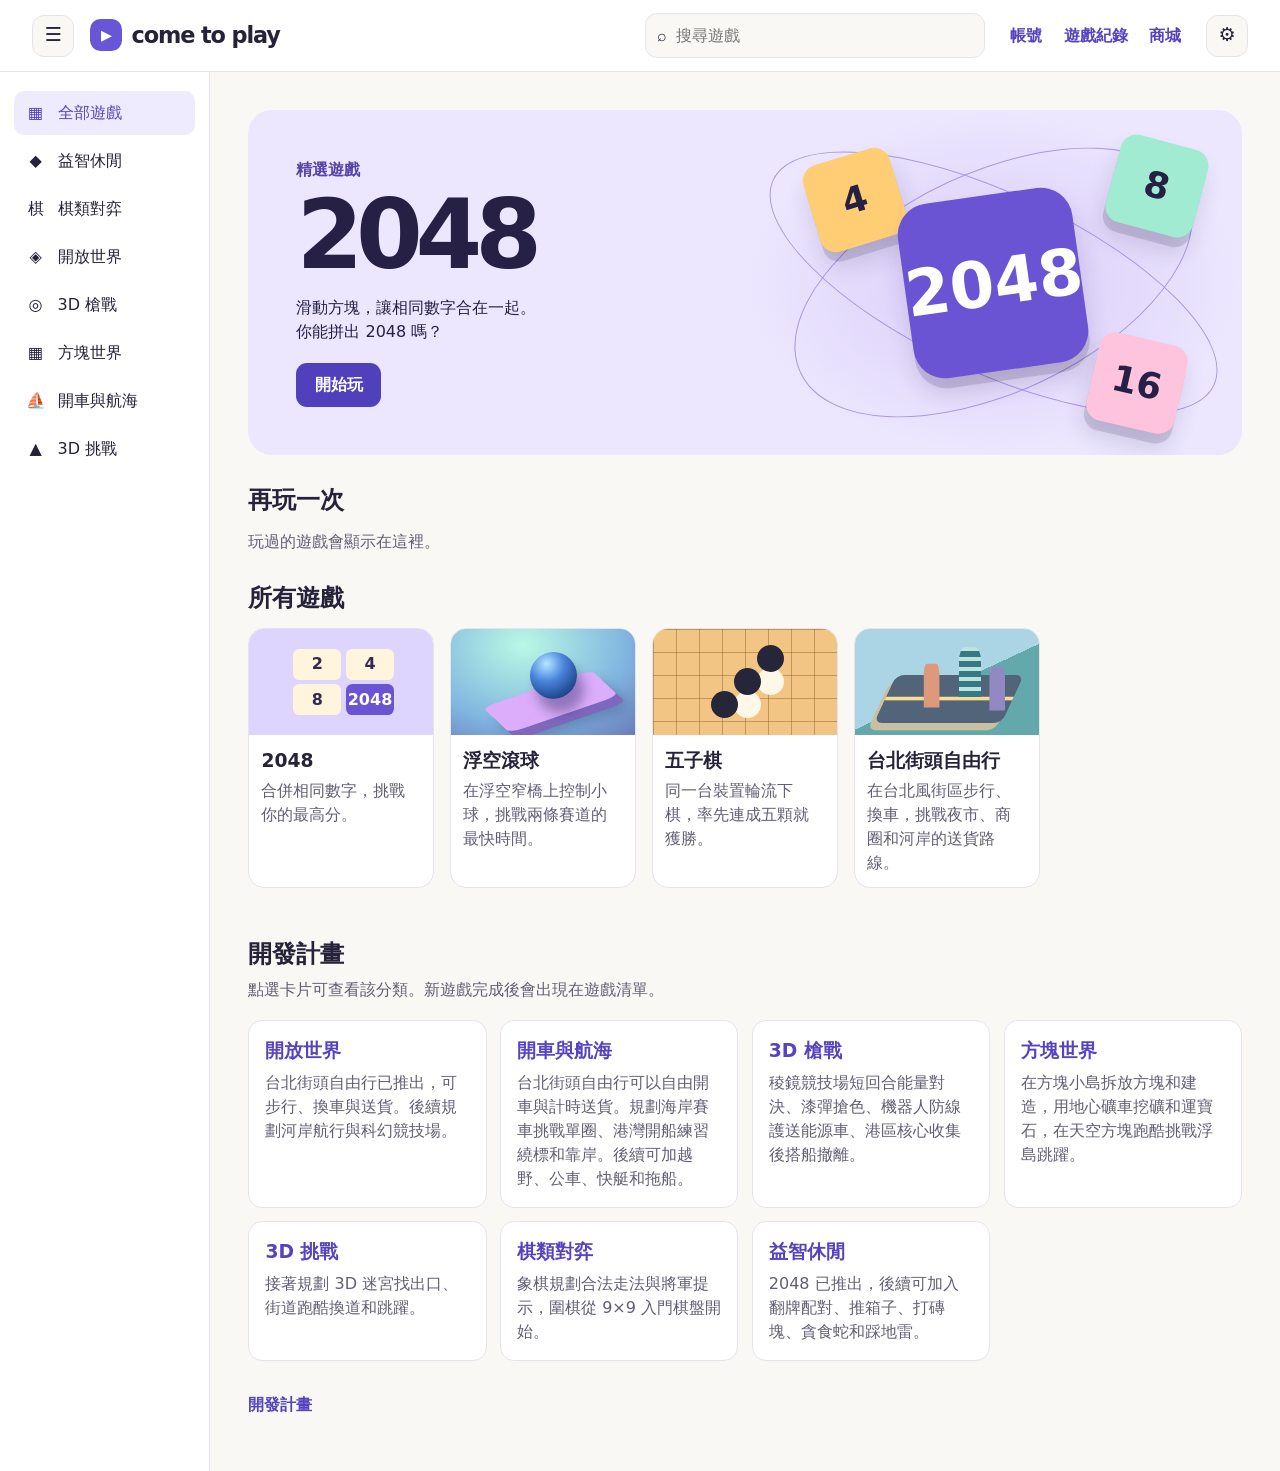
<file: portal/index.html>
<!doctype html>
<html lang="zh-Hant">
<head>
  <meta charset="utf-8">
  <meta name="viewport" content="width=device-width, initial-scale=1">
  <meta name="description" content="come to play 網頁遊戲大廳。直接開玩 2048，探索益智、3D 和棋類遊戲。">
  <title>come to play | 遊戲大廳</title>
  <link rel="stylesheet" href="styles.css">
  <script src="player.js" defer></script>
  <script src="games.js" defer></script>
  <script src="portal.js" defer></script>
</head>
<body>
  <header class="bar">
    <button id="menu" class="icon" type="button" aria-controls="sidebar" aria-label="遊戲分類" aria-expanded="false">☰</button>
    <a class="brand" href="./" aria-label="come to play 首頁"><span aria-hidden="true">▶</span> come to play</a>
    <search><label><span aria-hidden="true">⌕</span><input id="query" type="search" placeholder="搜尋遊戲" aria-label="搜尋遊戲"></label></search>
    <div class="utilities">
      <button type="button" data-panel="account">帳號</button>
      <button type="button" data-panel="records">遊戲紀錄</button>
      <button type="button" data-panel="shop">商城</button>
    </div>
    <button id="settings" class="icon" type="button" aria-label="設定">⚙</button>
  </header>
  <div class="layout">
    <aside id="sidebar" aria-label="遊戲分類"></aside>
    <main id="main">
      <section class="hero" aria-labelledby="featured-title">
        <div class="hero-copy">
          <p class="eyebrow">精選遊戲</p>
          <h1 id="featured-title">2048</h1>
          <p class="intro">滑動方塊，讓相同數字合在一起。<br>你能拼出 2048 嗎？</p>
          <a class="play" data-game="2048" href="https://kuo-2048.family-kuo.chatgpt.site/">開始玩</a>
        </div>
        <div class="art" aria-hidden="true">
          <div class="orbit orbit-one"></div><div class="orbit orbit-two"></div>
          <div class="tile tile-four">4</div><div class="tile tile-eight">8</div>
          <div class="tile tile-main">2048</div><div class="tile tile-sixteen">16</div>
        </div>
      </section>
      <section id="recent" aria-label="再玩一次"></section>
      <div id="catalog"></div>
      <section class="roadmap" id="roadmap" aria-labelledby="roadmap-title">
        <header>
          <h2 id="roadmap-title">開發計畫</h2>
          <p>點選卡片可查看該分類。新遊戲完成後會出現在遊戲清單。</p>
        </header>
        <div class="roadmap-grid">
          <a class="plan" href="#world">
            <h3>開放世界</h3>
            <p>台北街頭自由行已推出，可步行、換車與送貨。後續規劃河岸航行與科幻競技場。</p>
          </a>
          <a class="plan" href="#driving">
            <h3>開車與航海</h3>
            <p>台北街頭自由行可以自由開車與計時送貨。規劃海岸賽車挑戰單圈、港灣開船練習繞標和靠岸。後續可加越野、公車、快艇和拖船。</p>
          </a>
          <a class="plan" href="#action">
            <h3>3D 槍戰</h3>
            <p>稜鏡競技場短回合能量對決、漆彈搶色、機器人防線護送能源車、港區核心收集後搭船撤離。</p>
          </a>
          <a class="plan" href="#blocks">
            <h3>方塊世界</h3>
            <p>在方塊小島拆放方塊和建造，用地心礦車挖礦和運寶石，在天空方塊跑酷挑戰浮島跳躍。</p>
          </a>
          <a class="plan" href="#challenge">
            <h3>3D 挑戰</h3>
            <p>接著規劃 3D 迷宮找出口、街道跑酷換道和跳躍。</p>
          </a>
          <a class="plan" href="#board">
            <h3>棋類對弈</h3>
            <p>象棋規劃合法走法與將軍提示，圍棋從 9×9 入門棋盤開始。</p>
          </a>
          <a class="plan" href="#puzzle">
            <h3>益智休閒</h3>
            <p>2048 已推出，後續可加入翻牌配對、推箱子、打磚塊、貪食蛇和踩地雷。</p>
          </a>
        </div>
      </section>
      <footer><a class="roadmap-link" href="#roadmap">開發計畫</a></footer>
      <noscript><p>開啟 JavaScript 即可使用搜尋和分類。</p></noscript>
    </main>
  </div>
  <dialog id="player-panel" aria-labelledby="player-title">
    <h2 id="player-title"></h2>
    <div id="player-content"></div>
    <p id="player-feedback" role="status"></p>
    <form method="dialog"><button class="play">完成</button></form>
  </dialog>
  <dialog id="preferences" aria-labelledby="preferences-title">
    <form method="dialog">
      <h2 id="preferences-title">大廳設定</h2>
      <label for="theme">外觀</label>
      <select id="theme">
        <option value="light">淺色</option>
        <option value="dark">深色</option>
        <option value="system">跟隨系統</option>
      </select>
      <button class="play">完成</button>
    </form>
  </dialog>
</body>
</html>
</file>
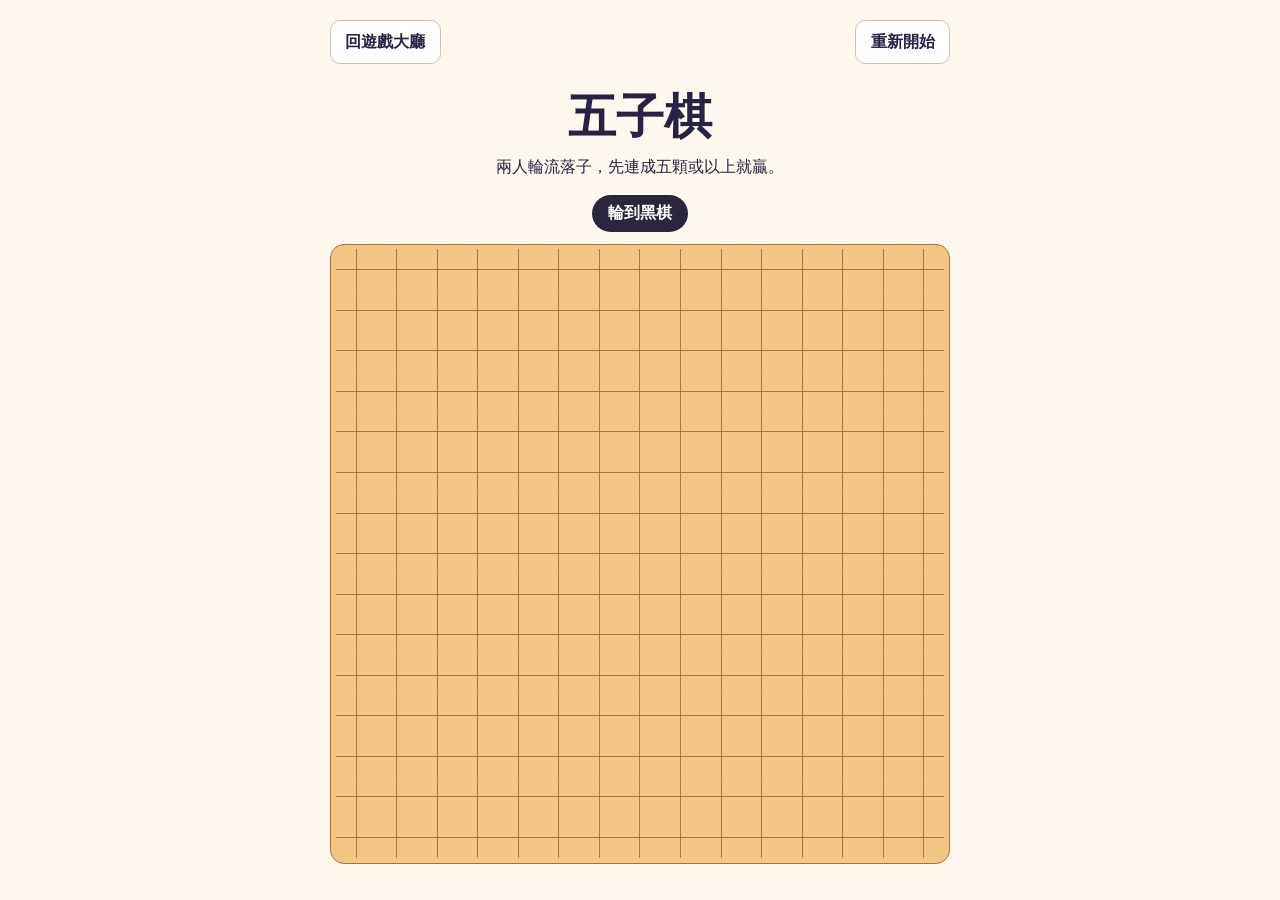
<file: games/gomoku/index.html>
<!doctype html>
<html lang="zh-Hant">
<head>
  <meta charset="utf-8">
  <meta name="viewport" content="width=device-width, initial-scale=1">
  <meta name="description" content="和朋友在同一台裝置玩 15×15 五子棋。">
  <title>五子棋 | come to play</title>
  <link rel="stylesheet" href="style.css">
  <script src="../../portal/player.js" defer></script>
  <script src="game.js" defer></script>
</head>
<body>
  <main>
    <nav><a href="../../portal/">回遊戲大廳</a><button id="reset" type="button">重新開始</button></nav>
    <header><h1>五子棋</h1><p>兩人輪流落子，先連成五顆或以上就贏。</p></header>
    <p id="turn" role="status">輪到黑棋</p>
    <div id="board" aria-label="十五乘十五五子棋棋盤" role="group"></div>
  </main>
</body>
</html>
</file>
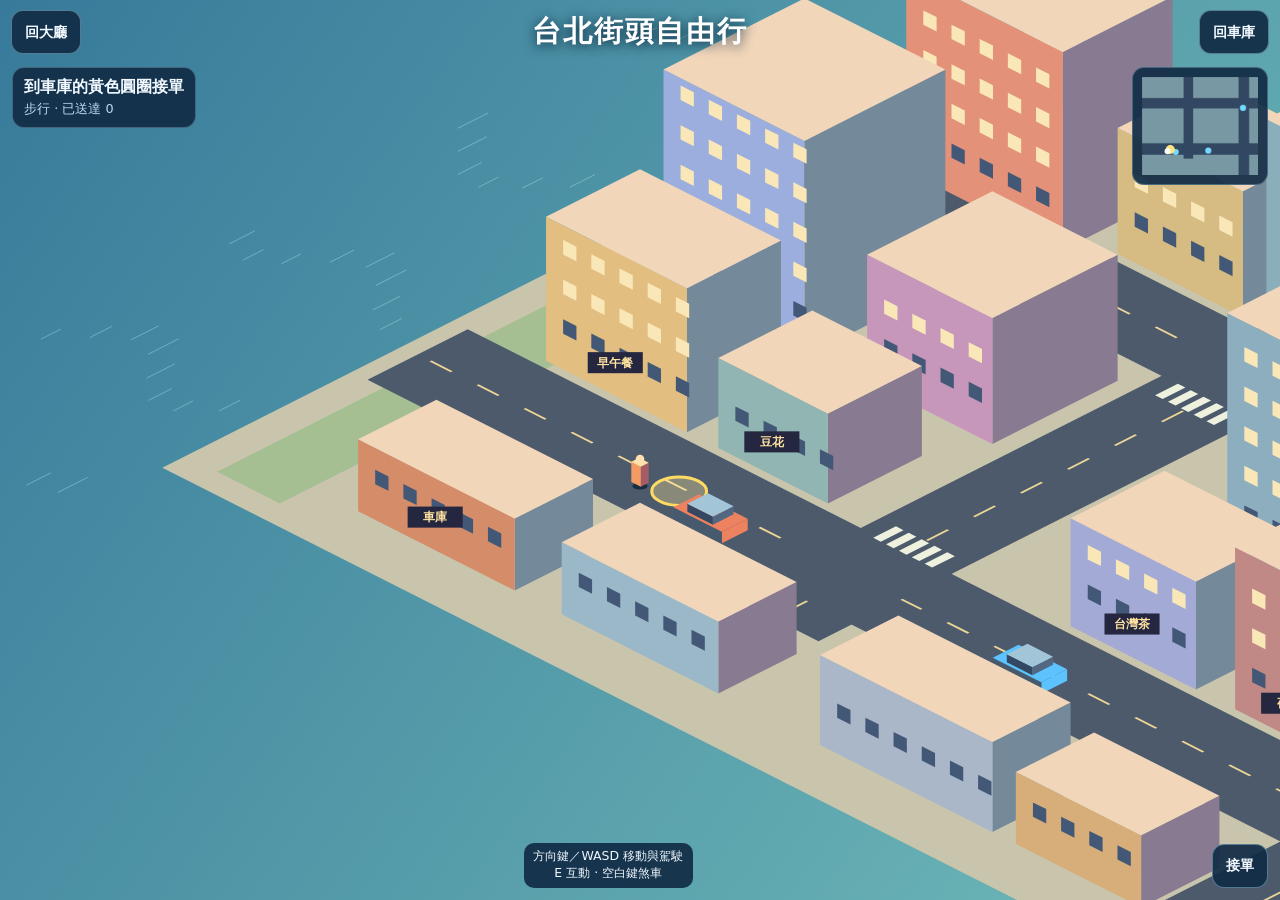
<file: games/taipei-drive/index.html>
<!doctype html>
<html lang="zh-Hant">
<head>
  <meta charset="utf-8">
  <meta name="viewport" content="width=device-width, initial-scale=1, viewport-fit=cover">
  <meta name="description" content="在 3D 台北風城市自由步行、換車和送貨。">
  <title>台北街頭自由行｜come to play</title>
  <link rel="stylesheet" href="style.css">
  <script src="../../portal/player.js" defer></script>
  <script type="module" src="game.mjs"></script>
</head>
<body>
  <main id="game">
    <canvas id="scene" aria-label="台北風街區場景"></canvas>
    <header>
      <a class="button" href="../../portal/">回大廳</a>
      <h1>台北街頭自由行</h1>
      <button id="reset" type="button">回車庫</button>
    </header>
    <section class="mission" aria-label="任務">
      <strong id="objective">到車庫的黃色圓圈接單</strong>
      <span id="trip">步行 · 已送達 0</span>
    </section>
    <canvas id="map" width="176" height="152" aria-label="小地圖，白色是你，黃色是任務目的地"></canvas>
    <p id="notice" role="status"></p>
    <div class="controls">
      <div id="joystick" aria-label="觸控搖桿"><span></span></div>
      <p>方向鍵／WASD 移動與駕駛<br>E 互動 · 空白鍵煞車</p>
      <div class="actions">
        <button id="brake" type="button">煞車</button>
        <button id="interact" type="button">互動</button>
      </div>
    </div>
  </main>
</body>
</html>
</file>
<file: portal/styles.css>
:root {
  color-scheme: light;
  --background: #f9f8f4;
  --surface: #fff;
  --ink: #25223a;
  --muted: #625e73;
  --line: #e7e3ed;
  --accent: #5643bf;
  --selected: #eeebff;
  font-family: "DM Sans", system-ui, sans-serif;
}
:root[data-theme="dark"] {
  color-scheme: dark;
  --background: #171622;
  --surface: #242238;
  --ink: #faf8ff;
  --muted: #c3bdd4;
  --line: #3d3952;
  --accent: #bdaeff;
  --selected: #39315e;
}
@media (prefers-color-scheme: dark) {
  :root[data-theme="system"] {
    color-scheme: dark;
    --background: #171622;
    --surface: #242238;
    --ink: #faf8ff;
    --muted: #c3bdd4;
    --line: #3d3952;
    --accent: #bdaeff;
    --selected: #39315e;
  }
}
* { box-sizing: border-box; }
[hidden] { display: none !important; }
body { margin: 0; background: var(--background); color: var(--ink); line-height: 1.5; }
a { color: inherit; text-decoration: none; }
button, input, select { font: inherit; }
button { cursor: pointer; }
:focus-visible { outline: 3px solid var(--accent); outline-offset: 3px; }
.bar { display: flex; align-items: center; gap: 1rem; min-height: 72px; padding: .7rem clamp(.75rem, 3vw, 2rem); background: var(--surface); border-bottom: 1px solid var(--line); }
.brand { display: inline-flex; gap: .6rem; align-items: center; font-size: clamp(1.05rem, 3vw, 1.4rem); white-space: nowrap; font-weight: 850; letter-spacing: -.05em; }
.brand span { display: grid; place-items: center; width: 2rem; height: 2rem; border-radius: .65rem; background: #6856d6; color: #fff; font-size: .9rem; }
.icon { min-width: 42px; min-height: 42px; border: 1px solid var(--line); border-radius: 12px; background: var(--background); color: var(--ink); font-size: 1.2rem; }
search { margin-left: auto; width: min(100%, 340px); min-width: 0; }
search label { display: flex; align-items: center; gap: .55rem; padding: 0 .7rem; border: 1px solid var(--line); border-radius: 12px; background: var(--background); }
search input { min-width: 0; width: 100%; border: 0; padding: .6rem 0; background: transparent; color: var(--ink); }
.layout { display: flex; min-height: calc(100dvh - 72px); }
aside { flex: 0 0 210px; padding: 1.2rem .85rem; background: var(--surface); border-right: 1px solid var(--line); }
aside a { display: flex; align-items: center; gap: .75rem; min-height: 44px; padding: .5rem .75rem; border-radius: 10px; margin-bottom: .25rem; }
aside a:hover, aside a[aria-current] { background: var(--selected); color: var(--accent); }
.nav-icon { width: 1.25rem; text-align: center; }
main { min-width: 0; flex: 1; max-width: 1500px; margin: 0 auto; padding: clamp(.85rem, 3vw, 2.4rem); }
.hero { display: grid; grid-template-columns: 1fr 1fr; overflow: hidden; min-height: 300px; border-radius: 24px; background: #ece7ff; color: #252044; }
.hero-copy { z-index: 1; align-self: center; padding: clamp(1rem, 4vw, 3rem); }
.eyebrow { color: #5543a8; font-weight: 750; margin: 0; }
h1 { margin: .05em 0; line-height: 1; font-size: clamp(3rem, 9vw, 6rem); letter-spacing: -.075em; }
.intro { margin: .8rem 0 1.2rem; }
.play { display: inline-flex; align-items: center; justify-content: center; min-height: 44px; padding: .55rem 1.15rem; border: 0; border-radius: 11px; color: #fff; background: #5140bc; font-weight: 750; }
.play:hover { background: #42339f; }
.art { position: relative; align-self: stretch; isolation: isolate; background: radial-gradient(ellipse at center, #d8caf8, transparent 70%); }
.orbit { position: absolute; inset: 18% 7%; border: 1px solid #aa96e4; border-radius: 50%; transform: rotate(-25deg); }
.orbit-two { inset: 24% 1%; transform: rotate(25deg); }
.tile { display: grid; place-items: center; position: absolute; width: clamp(2.5rem, 7vw, 6rem); aspect-ratio: 1; border-radius: 18%; font-size: clamp(1.1rem, 3vw, 2.25rem); font-weight: 850; box-shadow: 0 10px 0 #28204a26, 0 16px 22px #28204a25; }
.tile-main { width: clamp(4.25rem, 15vw, 11rem); left: 50%; top: 50%; transform: translate(-50%, -50%) rotate(-8deg); background: #6a54d4; color: #fff; font-size: clamp(1.35rem, 5vw, 4.4rem); }
.tile-four { top: 13%; left: 13%; transform: rotate(-17deg); background: #ffce74; }
.tile-eight { right: 8%; top: 9%; transform: rotate(15deg); background: #a2ebd3; }
.tile-sixteen { right: 12%; bottom: 8%; transform: rotate(13deg); background: #ffc4dd; }
.section-heading { display: flex; gap: .75rem; align-items: center; justify-content: space-between; margin: 1.65rem 0 .75rem; }
h2, h3 { margin: 0; }
.see-all { color: var(--accent); font-weight: 700; }
.grid { display: grid; grid-template-columns: repeat(auto-fill, minmax(176px, 1fr)); gap: 1rem; }
.game { min-width: 0; overflow: hidden; display: block; border-radius: 16px; border: 1px solid var(--line); background: var(--surface); }
.game:hover { border-color: var(--accent); }
.cover { display: grid; grid-template-columns: repeat(2, minmax(0, 3rem)); gap: .3rem; align-content: center; justify-content: center; min-height: 106px; aspect-ratio: 16 / 9; background: #ded5ff; }
.cover span { display: grid; place-items: center; min-height: 1.9rem; border-radius: .4rem; background: #fff5dd; color: #332955; font-weight: 800; }
.cover span:last-child { color: #fff; background: #6a54d4; }
.details { padding: .75rem; }
.details p, .empty { color: var(--muted); margin: .25rem 0 0; }
dialog { width: min(90vw, 400px); border: 1px solid var(--line); border-radius: 18px; padding: 1.4rem; color: var(--ink); background: var(--surface); }
dialog::backdrop { background: #15102888; }
dialog form { display: grid; gap: .8rem; }
dialog select { padding: .6rem; border: 1px solid var(--line); border-radius: 8px; }
dialog button { justify-self: end; }
@media (max-width: 760px) {
  .layout { display: block; }
  aside { position: absolute; z-index: 2; width: min(245px, 90vw); border: 1px solid var(--line); border-radius: 0 0 15px 0; box-shadow: 0 12px 25px #221a3f22; }
  .bar { gap: .45rem; flex-wrap: wrap; }
  search { width: 100%; order: 1; }
  #settings { margin-left: auto; }
  .hero { min-height: 220px; grid-template-columns: 1.15fr 1fr; }
  .grid { grid-template-columns: repeat(2, minmax(0, 1fr)); gap: .65rem; }
}
.game[data-game="rolling-ball"] .cover {
  position: relative;
  overflow: hidden;
  background: radial-gradient(ellipse at 38% 15%, #b9f9e4, #80b5e0 63%, #6978b6);
}
.game[data-game="rolling-ball"] .cover::before {
  content: "";
  position: absolute;
  top: 53%;
  left: 22%;
  width: 61%;
  height: 31%;
  border-radius: 12%;
  background: #dcadfa;
  box-shadow: 0 9px 0 #7e68be, 0 14px 13px #26386757;
  transform: rotate(-19deg) skewX(28deg);
}
.game[data-game="rolling-ball"] .cover::after {
  content: "";
  position: absolute;
  left: 42%;
  top: 22%;
  width: 25%;
  aspect-ratio: 1;
  border-radius: 50%;
  background: radial-gradient(circle at 35% 25%, #b4e8ff, #4984dc 38%, #21488c 75%);
  box-shadow: 7px 14px 12px #2d28666b;
}
.roadmap-link { white-space: nowrap; color: var(--accent); font-weight: 700; }
.roadmap { margin: 3rem 0 1rem; scroll-margin-top: 1rem; }
.roadmap header p { color: var(--muted); margin: .4rem 0 1.1rem; }
.roadmap-grid { display: grid; grid-template-columns: repeat(auto-fit, minmax(min(100%, 230px), 1fr)); gap: .85rem; }
.roadmap .plan { padding: 1rem; border: 1px solid var(--line); border-radius: 14px; background: var(--surface); }
.roadmap .plan p { color: var(--muted); margin: .35rem 0 0; }
@media (max-width: 760px) {
  #settings { margin-left: 0; }
}
:root[data-shop-theme="mint"] { --accent: #176c59; --selected: #d6f7e9; }
:root[data-shop-theme="peach"] { --accent: #9d452a; --selected: #ffe7dc; }
:root[data-shop-theme="mint"] .hero { background: #dbf7eb; }
:root[data-shop-theme="peach"] .hero { background: #ffe8df; }
:root[data-theme="dark"][data-shop-theme="mint"] { --accent: #96e4c7; --selected: #234c44; }
:root[data-theme="dark"][data-shop-theme="peach"] { --accent: #ffb99d; --selected: #593a39; }
@media (prefers-color-scheme: dark) {
  :root[data-theme="system"][data-shop-theme="mint"] { --accent: #96e4c7; --selected: #234c44; }
  :root[data-theme="system"][data-shop-theme="peach"] { --accent: #ffb99d; --selected: #593a39; }
}
.utilities { display: flex; gap: .25rem; }
.utilities button { color: var(--accent); background: transparent; border: 0; min-height: 44px; border-radius: 10px; padding: .25rem .55rem; white-space: nowrap; font-weight: 750; }
.utilities button:hover { background: var(--selected); }
.roadmap .plan:hover, .roadmap .plan:focus-visible { border-color: var(--accent); }
.roadmap .plan h3 { color: var(--accent); }
.game:active, .plan:active { opacity: .8; }
.category-plan { max-width: 50ch; }
footer { margin-block: 2rem 1rem; }
#player-panel select, .profile-create input { width: 100%; background: var(--background); color: var(--ink); border: 1px solid var(--line); border-radius: 8px; padding: .6rem; }
#player-panel .profile-create { grid-template-columns: minmax(0, 1fr) auto; margin-block: .65rem; }
.panel-note, .record-list { color: var(--muted); }
.panel-link { color: var(--accent); text-decoration: underline; display: inline-block; }
.balance { font-weight: 800; }
.shop-row { display: flex; align-items: center; justify-content: space-between; gap: 1rem; padding: .6rem 0; border-bottom: 1px solid var(--line); }
.play:disabled { opacity: .65; cursor: default; }
.game[data-game="gomoku"] .cover {
  position: relative;
  background: repeating-linear-gradient(90deg, #76501b66 0 1px, transparent 1px 23px) center,
    repeating-linear-gradient(#76501b66 0 1px, transparent 1px 23px) center, #f2c584;
}
.game[data-game="gomoku"] .cover::after {
  content: "";
  width: 27px;
  aspect-ratio: 1;
  background: #25263a;
  border-radius: 50%;
  box-shadow: 23px -23px 0 #25263a, -23px 23px 0 #25263a, 23px 0 0 #fff8e8, 0 23px 0 #fff8e8;
  margin: auto;
  grid-column: 1 / -1;
}
@media (max-width: 760px) {
  .utilities { margin-left: auto; }
  .utilities button { padding-inline: .32rem; font-size: .88rem; }
  #settings { margin-left: 0; }
}
@media (max-width: 370px) {
  .brand { gap: .3rem; }
  .brand span { display: none; }
}
.game[data-game="taipei-drive"] .cover {
  position: relative;
  overflow: hidden;
  background: linear-gradient(155deg, #abd5e5 52%, #63a9ab 52%);
}
.game[data-game="taipei-drive"] .cover::before {
  content: "";
  position: absolute;
  inset: 43% 16% 12%;
  transform: skewX(-25deg);
  border-radius: .5rem;
  background: linear-gradient(transparent 46%, #f8dc8f 46% 53%, transparent 53%), #52647a;
  box-shadow: -.2rem .45rem 0 #c9bfa2;
}
.game[data-game="taipei-drive"] .cover::after {
  content: "";
  position: absolute;
  width: 12%;
  height: 47%;
  left: 55%;
  bottom: 36%;
  border-radius: 28% 28% 0 0;
  background: repeating-linear-gradient(#bce4db 0 4px,#377887 4px 10px);
  box-shadow: -2.4rem .85rem 0 -.2rem #de987b, 1.7rem 1.04rem 0 -.2rem #918ac2;
}
</file>
<file: games/gomoku/style.css>
:root { font: 100%/1.5 system-ui, sans-serif; color: #262344; background: #fff8ee; }
* { box-sizing: border-box; }
body { margin: 0; }
main { max-width: 660px; margin: auto; padding: clamp(.65rem, 2vw, 1.25rem); }
nav { display: flex; gap: 1rem; justify-content: space-between; align-items: center; }
a, #reset { background: #fff; border: 1px solid #d4c3ab; border-radius: 10px; padding: .55rem .9rem; color: inherit; text-decoration: none; font: inherit; font-weight: 700; cursor: pointer; }
header { text-align: center; margin-block: 1rem; }
h1 { margin: 0; font-size: clamp(2rem, 6vw, 3rem); }
p { margin: .2rem 0; }
#turn { width: max-content; margin: .75rem auto; background: #29263e; color: #fff; border-radius: 2rem; padding: .4rem 1rem; font-weight: 750; }
#board { display: grid; grid-template-columns: repeat(15,minmax(0,1fr)); background: #f2c584; border: 1px solid #9e7741; border-radius: 14px; padding: .3rem; touch-action: manipulation; }
.cell { display: grid; place-items: center; position: relative; aspect-ratio: 1; padding: 0; border: 0; background: transparent; cursor: pointer; }
.cell::before { content: ""; position: absolute; inset: 0; pointer-events: none;
  background: linear-gradient(#8e642acc,#8e642acc) center/100% 1px no-repeat, linear-gradient(#8e642acc,#8e642acc) center/1px 100% no-repeat; }
.cell::after { content: ""; width: 82%; aspect-ratio: 1; border-radius: 50%; z-index: 1; pointer-events: none; }
.cell[data-stone="1"]::after { background: radial-gradient(circle at 35% 30%,#58566c,#171725 65%); box-shadow: 0 2px 3px #382f4688; }
.cell[data-stone="2"]::after { background: radial-gradient(circle at 35% 30%,#fff,#eee5d3 72%); box-shadow: 0 2px 3px #382f4688; }
.cell[data-win]::after { outline: 2px solid #8b260e; outline-offset: 1px; }
:focus-visible { outline: 2px solid #6b3b99; outline-offset: 2px; z-index: 2; }
</file>
<file: games/taipei-drive/style.css>
:root { color-scheme: dark; font-family: system-ui, sans-serif; color: #f1f8ff; background: #17334a; }
* { box-sizing: border-box; }
body { margin: 0; }
#game { position: relative; height: 100vh; height: 100dvh; min-height: 330px; overflow: hidden; isolation: isolate; }
#scene { display: block; width: 100%; height: 100%; }
header { position: absolute; top: max(.65rem, env(safe-area-inset-top)); inset-inline: .7rem; display: flex; justify-content: space-between; align-items: center; gap: .55rem; }
h1 { margin: 0; font-size: clamp(1.12rem, 4vw, 1.8rem); letter-spacing: .06em; text-shadow: 0 2px 12px #07233a; color: #fff; }
button, .button { color: inherit; font: 750 .9rem/1.2 system-ui, sans-serif; text-decoration: none; border: 1px solid #9ccfe477; border-radius: 12px; background: #122d46ed; min-height: 44px; padding: .55rem .8rem; display: inline-grid; place-items: center; cursor: pointer; }
button:hover, .button:hover { background: #234c71; }
:focus-visible { outline: 3px solid #ffe998; outline-offset: 3px; }
.mission { position: absolute; left: .75rem; top: max(4.2rem, calc(env(safe-area-inset-top) + 3.4rem)); display: grid; gap: .18rem; padding: .55rem .7rem; max-width: min(58%, 24rem); border-radius: 12px; background: #122d46ed; border: 1px solid #9ccfe455; }
.mission span { color: #bbd9ef; font-size: .8rem; }
#map { position: absolute; right: .75rem; top: max(4.2rem, calc(env(safe-area-inset-top) + 3.4rem)); width: clamp(79px, 20vw, 136px); height: auto; border: 1px solid #9ccfe455; border-radius: 12px; background: #122d46ed; }
#notice { position: absolute; bottom: 22%; left: 50%; transform: translateX(-50%); max-width: 87%; width: max-content; margin: 0; padding: .35rem .65rem; background: #122d46ed; border-radius: 12px; text-align: center; pointer-events: none; }
#notice:empty { display: none; }
.controls { position: absolute; inset: auto max(.75rem, env(safe-area-inset-right)) max(.75rem, env(safe-area-inset-bottom)) max(.75rem, env(safe-area-inset-left)); display: flex; align-items: end; justify-content: space-between; gap: .5rem; pointer-events: none; }
.controls p { margin: 0 auto; text-align: center; padding: .35rem .6rem; border-radius: 10px; background: #122d46ed; font-size: .78rem; }
#joystick { display: none; position: relative; flex: 0 0 auto; width: clamp(78px, 20vw, 104px); aspect-ratio: 1; border: 1px solid #d5ecff; border-radius: 50%; background: #122d46a0; touch-action: none; pointer-events: auto; }
#joystick span { position: absolute; inset: 26%; border: 1px solid #d5ecff; border-radius: 50%; background: #7daed8; pointer-events: none; }
.actions { display: flex; gap: .45rem; pointer-events: auto; }
#brake { display: none; touch-action: none; }
@media (any-pointer: coarse) {
  #joystick, #brake { display: grid; }
  .controls p { display: none; }
  .actions { margin-left: auto; }
}
</file>
